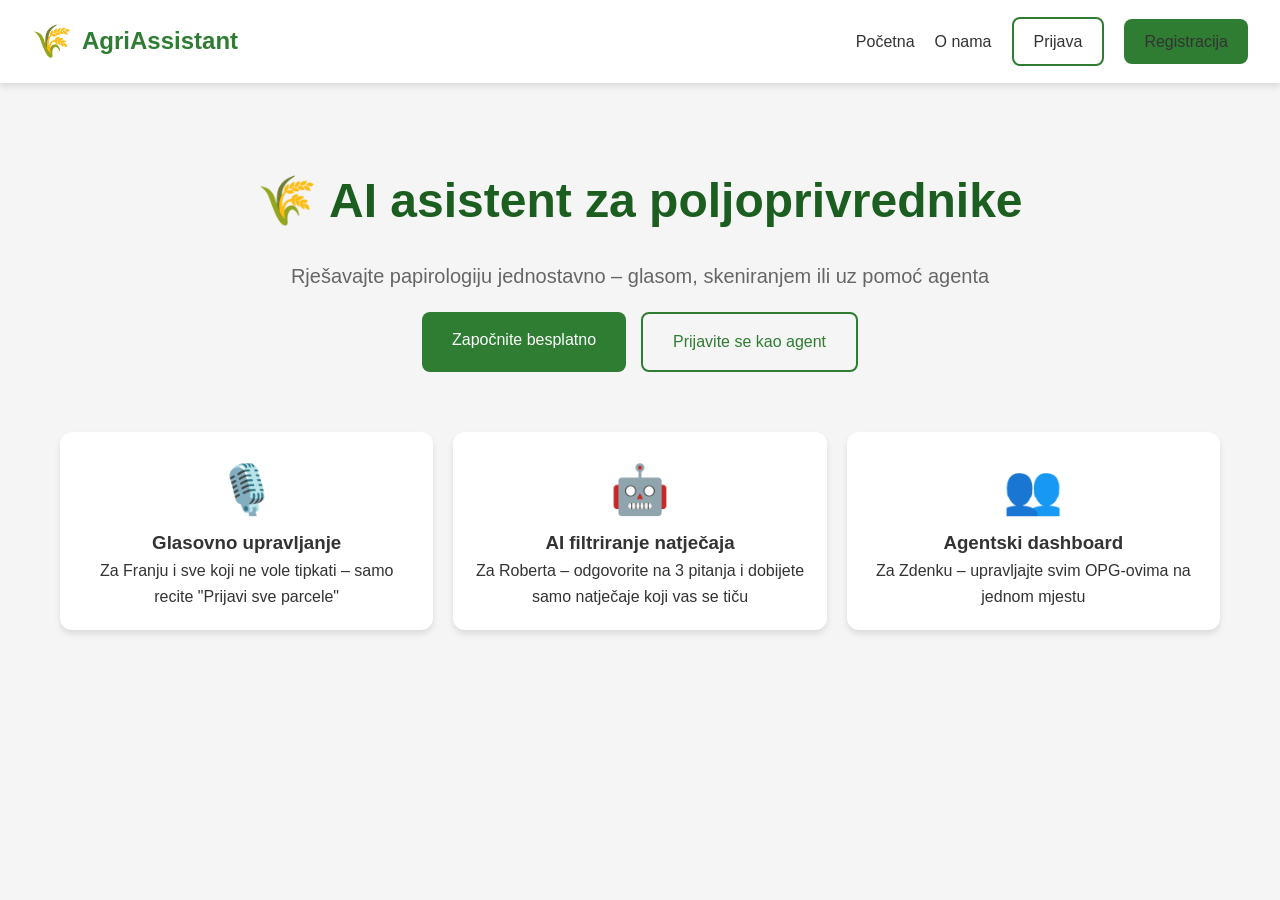
<file: frontend/index.html>
<!DOCTYPE html>
<html lang="hr">
<head>
    <meta charset="UTF-8">
    <meta name="viewport" content="width=device-width, initial-scale=1.0">
    <title>AgriAssistant - AI pomoćnik za poljoprivrednike</title>
    <link rel="stylesheet" href="css/style.css">
</head>
<body>
    <nav class="navbar">
        <div class="logo">
            <span class="logo-icon">🌾</span>
            <span>AgriAssistant</span>
        </div>
        <div class="nav-links">
            <a href="#">Početna</a>
            <a href="onama.html">O nama</a>
            <a href="#" id="loginBtnNav" class="btn btn-outline">Prijava</a>
            <a href="#" id="registerBtnNav" class="btn btn-primary">Registracija</a>
        </div>
    </nav>

    <div class="container">
        <div style="text-align: center; padding: 60px 0;">
            <h1 style="font-size: 3rem; color: var(--primary-dark);">🌾 AI asistent za poljoprivrednike</h1>
            <p style="font-size: 1.25rem; color: var(--text-light); margin: 20px 0;">Rješavajte papirologiju jednostavno – glasom, skeniranjem ili uz pomoć agenta</p>
            <div style="display: flex; gap: 15px; justify-content: center; flex-wrap: wrap;">
                <a href="#" id="registerBtnHero" class="btn btn-primary" style="padding: 15px 30px;">Započnite besplatno</a>
                <a href="#" id="agentBtnHero" class="btn btn-outline" style="padding: 15px 30px;">Prijavite se kao agent</a>
            </div>
        </div>

        <div class="dashboard-grid">
            <div class="card" style="text-align: center;">
                <div style="font-size: 3rem;">🎙️</div>
                <h3>Glasovno upravljanje</h3>
                <p>Za Franju i sve koji ne vole tipkati – samo recite "Prijavi sve parcele"</p>
            </div>
            <div class="card" style="text-align: center;">
                <div style="font-size: 3rem;">🤖</div>
                <h3>AI filtriranje natječaja</h3>
                <p>Za Roberta – odgovorite na 3 pitanja i dobijete samo natječaje koji vas se tiču</p>
            </div>
            <div class="card" style="text-align: center;">
                <div style="font-size: 3rem;">👥</div>
                <h3>Agentski dashboard</h3>
                <p>Za Zdenku – upravljajte svim OPG-ovima na jednom mjestu</p>
            </div>
        </div>
    </div>

    <div id="loginModal" class="modal">
        <div class="modal-content">
            <div class="modal-header">
                <h2>Prijava</h2>
                <button class="close-modal" onclick="closeLoginModal()">&times;</button>
            </div>
            <div class="modal-body">
                <div id="loginAlert"></div>
                <form id="loginForm">
                    <div class="form-group">
                        <label>Email adresa</label>
                        <input type="email" id="loginEmail" required placeholder="vas@email.com">
                    </div>
                    <div class="form-group">
                        <label>Lozinka</label>
                        <input type="password" id="loginPassword" required placeholder="••••••••">
                    </div>
                    <button type="submit" class="btn btn-primary" style="width: 100%;">Prijavi se</button>
                </form>
            </div>
        </div>
    </div>

    <div id="registerModal" class="modal">
        <div class="modal-content">
            <div class="modal-header">
                <h2>Registracija</h2>
                <button class="close-modal" onclick="closeRegisterModal()">&times;</button>
            </div>
            <div class="modal-body">
                <div id="registerAlert"></div>
                <form id="registerForm">
                    <div class="form-group">
                        <label>Ime i prezime</label>
                        <input type="text" id="regName" required placeholder="Ivan Horvat">
                    </div>
                    <div class="form-group">
                        <label>Email adresa</label>
                        <input type="email" id="regEmail" required placeholder="ivan@opg.hr">
                    </div>
                    <div class="form-group">
                        <label>Lozinka</label>
                        <input type="password" id="regPassword" required placeholder="••••••••">
                    </div>
                    <div class="form-group">
                        <label>Uloga</label>
                        <select id="regRole">
                            <option value="farmer">Poljoprivrednik</option>
                            <option value="agent">Agent (pomažem drugima)</option>
                            <option value="grandchild">Unuk (pomažem starijima)</option>
                        </select>
                    </div>
                    <div class="form-group" id="delegatedToGroup" style="display: none;">
                        <label>Pomažem poljoprivredniku (email)</label>
                        <input type="email" id="delegatedToEmail" placeholder="Email poljoprivrednika kojem pomažem">
                    </div>
                    <button type="submit" class="btn btn-primary" style="width: 100%;">Registriraj se</button>
                </form>
            </div>
        </div>
    </div>

    <script src="js/auth.js"></script>
</body>
</html>
</file>
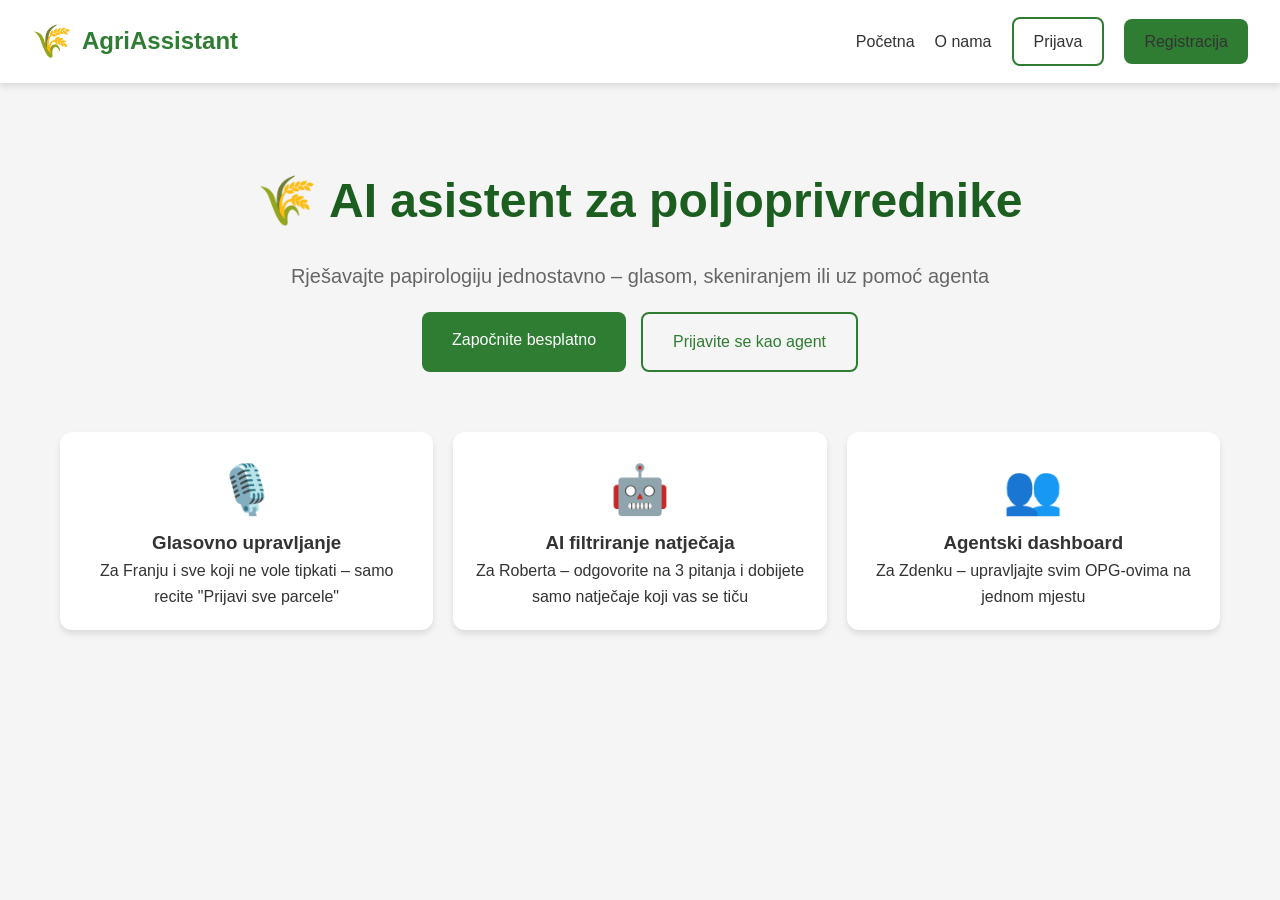
<file: frontend/agent-dashboard.html>
<!DOCTYPE html>
<html lang="hr">
<head>
    <meta charset="UTF-8">
    <meta name="viewport" content="width=device-width, initial-scale=1.0">
    <title>AgriAssistant - Agentski dashboard</title>
    <link rel="stylesheet" href="css/style.css">
</head>
<body>
    <nav class="navbar">
        <div class="logo">
            <span class="logo-icon">🌾</span>
            <span>AgriAssistant - Agentski dashboard</span>
        </div>
        <div class="nav-links">
            <span class="user-info">
                <span id="agentName"></span>
                <span class="user-role role-agent">Agent</span>
            </span>
            <a href="#" id="logoutBtn" class="btn btn-outline btn-sm">Odjava</a>
        </div>
    </nav>

    <div class="container">
        <div class="dashboard-grid">
            <div class="stat-card">
                <div class="stat-number" id="totalFarms">0</div>
                <div class="stat-label">OPG-ova</div>
            </div>
            <div class="stat-card" style="background: linear-gradient(135deg, #ff8f00, #e65100);">
                <div class="stat-number" id="pendingApplications">0</div>
                <div class="stat-label">Čeka potpis</div>
            </div>
            <div class="stat-card" style="background: linear-gradient(135deg, #2196f3, #1565c0);">
                <div class="stat-number" id="upcomingDeadlines">0</div>
                <div class="stat-label">Rokova u sljedećih 7 dana</div>
            </div>
        </div>

        <div style="display: grid; grid-template-columns: 1fr 1.5fr; gap: 20px;">
            <div class="card">
                <div class="card-header">
                    <span>📋 Moji OPG-ovi</span>
                    <button class="btn btn-primary btn-sm" onclick="showAddFarmModal()">+ Dodaj OPG</button>
                </div>
                <div class="agent-farm-list" id="farmList">
                    <div class="loading" style="margin: 20px auto;"></div>
                </div>
            </div>

            <div class="card">
                <div class="card-header">
                    <span id="selectedFarmTitle">Odaberite OPG za pregled</span>
                </div>
                <div id="farmDetails">
                    <p style="color: var(--text-light); text-align: center; padding: 40px;">
                        Kliknite na OPG s lijeve strane za pregled detalja, rokova i prijava
                    </p>
                </div>
            </div>
        </div>

        <div class="card" style="margin-top: 20px;">
            <div class="card-header">
                <span>📅 Kalendar svih rokova</span>
                <select id="monthSelect" onchange="loadCalendar()">
                    <option value="0">Siječanj</option>
                    <option value="1">Veljača</option>
                    <option value="2">Ožujak</option>
                    <option value="3">Travanj</option>
                    <option value="4">Svibanj</option>
                    <option value="5">Lipanj</option>
                    <option value="6">Srpanj</option>
                    <option value="7">Kolovoz</option>
                    <option value="8">Rujan</option>
                    <option value="9">Listopad</option>
                    <option value="10">Studeni</option>
                    <option value="11">Prosinac</option>
                </select>
            </div>
            <div id="calendarView" class="calendar-view"></div>
        </div>
    </div>

    <div id="addFarmModal" class="modal">
        <div class="modal-content">
            <div class="modal-header">
                <h2>Dodaj OPG</h2>
                <button class="close-modal" onclick="closeAddFarmModal()">&times;</button>
            </div>
            <div class="modal-body">
                <form id="addFarmForm">
                    <div class="form-group">
                        <label>Naziv OPG-a</label>
                        <input type="text" id="farmName" required>
                    </div>
                    <div class="form-group">
                        <label>Lokacija</label>
                        <input type="text" id="farmLocation" required>
                    </div>
                    <div class="form-group">
                        <label>Ukupna površina (ha)</label>
                        <input type="number" id="farmArea" step="0.1" required>
                    </div>
                    <div class="form-group">
                        <label>Vlasnik (email)</label>
                        <input type="email" id="farmOwnerEmail" required>
                    </div>
                    <button type="submit" class="btn btn-primary" style="width: 100%;">Dodaj OPG</button>
                </form>
            </div>
        </div>
    </div>

    <div id="applicationModal" class="modal">
        <div class="modal-content">
            <div class="modal-header">
                <h2>Ispuni prijavu za <span id="appFarmName"></span></h2>
                <button class="close-modal" onclick="closeApplicationModal()">&times;</button>
            </div>
            <div class="modal-body">
                <form id="applicationForm">
                    <div class="form-group">
                        <label>Odaberite natječaj</label>
                        <select id="competitionSelect" required>
                            <option value="">-- Odaberite --</option>
                        </select>
                    </div>
                    <div class="form-group">
                        <label>Dodatne napomene</label>
                        <textarea id="appNotes" rows="3"></textarea>
                    </div>
                    <p class="alert alert-warning" style="font-size: 0.85rem;">
                        🔐 Nakon što ispunite obrazac, klijent će dobiti zahtjev za potpis.
                    </p>
                    <button type="submit" class="btn btn-primary" style="width: 100%;">Pošalji klijentu na potpis</button>
                </form>
            </div>
        </div>
    </div>

    <script>
        const API_URL = 'http://localhost:5000/api';
        let currentFarmId = null;
        let allFarms = [];

        function checkAuth() {
            const token = localStorage.getItem('token');
            const role = localStorage.getItem('userRole');
            if (!token || role !== 'agent') window.location.href = 'index.html';
        }

        function escapeHtml(str) {
            if (!str) return '';
            return str.replace(/[&<>]/g, m => ({ '&': '&amp;', '<': '&lt;', '>': '&gt;' }[m]));
        }

        async function loadFarms() {
            const token = localStorage.getItem('token');
            const response = await fetch(`${API_URL}/agent/farms`, {
                headers: { 'Authorization': `Bearer ${token}` }
            });
            if (response.ok) {
                allFarms = await response.json();
                document.getElementById('totalFarms').textContent = allFarms.length;
                renderFarmList();
                updateStatistics();
            } else {
                window.location.href = 'index.html';
            }
        }

        function renderFarmList() {
            const container = document.getElementById('farmList');
            if (allFarms.length === 0) {
                container.innerHTML = '<p style="text-align:center;padding:20px;color:#999;">Još nemate dodanih OPG-ova</p>';
                return;
            }
            container.innerHTML = allFarms.map(farm => `
                <div class="farm-item ${currentFarmId === farm.id ? 'selected' : ''}" onclick="selectFarm(${farm.id})">
                    <div>
                        <div class="farm-name">${escapeHtml(farm.name)}</div>
                        <div style="font-size:0.8rem;color:#666;">${escapeHtml(farm.location)} | ${farm.total_area_ha} ha</div>
                    </div>
                    <div style="text-align:right;">
                        ${farm.deadlines && farm.deadlines.length > 0
                            ? `<div class="farm-deadline">📅 ${farm.deadlines.length} rokova</div>`
                            : '<div style="font-size:0.7rem;color:#999;">nema rokova</div>'}
                        <button class="btn btn-primary btn-sm" style="margin-top:5px;" onclick="event.stopPropagation(); openApplicationForFarm(${farm.id}, '${escapeHtml(farm.name)}')">+ Prijava</button>
                    </div>
                </div>
            `).join('');
        }

        function selectFarm(farmId) {
            currentFarmId = farmId;
            const farm = allFarms.find(f => f.id === farmId);
            if (!farm) return;
            document.getElementById('selectedFarmTitle').innerHTML = `🌾 ${escapeHtml(farm.name)} - detalji`;
            renderFarmDetails(farm);
            renderFarmList();
        }

        function renderFarmDetails(farm) {
            const container = document.getElementById('farmDetails');
            container.innerHTML = `
                <div style="margin-bottom:15px;">
                    <h3 style="margin-bottom:10px;">📊 Osnovni podaci</h3>
                    <p><strong>Lokacija:</strong> ${escapeHtml(farm.location)}</p>
                    <p><strong>Površina:</strong> ${farm.total_area_ha} ha</p>
                    <p><strong>Broj parcela:</strong> ${farm.parcels_count || 'N/A'}</p>
                </div>
                <div style="margin-bottom:15px;">
                    <h3 style="margin-bottom:10px;">📅 Predstojeći rokovi</h3>
                    ${farm.deadlines && farm.deadlines.length > 0 ? `
                        <div class="table-responsive">
                            <table>
                                <thead><tr><th>Natječaj</th><th>Datum isteka</th><th>Status</th></tr></thead>
                                <tbody>
                                    ${farm.deadlines.map(d => `
                                        <tr>
                                            <td>${escapeHtml(d.competition_name)}</td>
                                            <td>${d.deadline_date.split('T')[0]}</td>
                                            <td><span class="status-badge status-${d.status}">${d.status}</span></td>
                                        </tr>
                                    `).join('')}
                                </tbody>
                            </table>
                        </div>
                    ` : '<p style="color:#999;">Nema aktivnih rokova</p>'}
                </div>
                <div>
                    <h3 style="margin-bottom:10px;">📄 Prethodne prijave</h3>
                    ${farm.applications && farm.applications.length > 0 ? `
                        <div class="table-responsive">
                            <table>
                                <thead><tr><th>Natječaj</th><th>Datum prijave</th><th>Status</th><th>Potpis</th></tr></thead>
                                <tbody>
                                    ${farm.applications.map(a => `
                                        <tr>
                                            <td>${escapeHtml(a.competition_name)}</td>
                                            <td>${a.submitted_date.split('T')[0]}</td>
                                            <td><span class="status-badge status-${a.status}">${a.status}</span></td>
                                            <td>${a.signed ? '✅ Potpisano' : '⏳ Čeka potpis'}</td>
                                        </tr>
                                    `).join('')}
                                </tbody>
                            </table>
                        </div>
                    ` : '<p style="color:#999;">Nema prijava</p>'}
                </div>
            `;
        }

        async function openApplicationForFarm(farmId, farmName) {
            currentFarmId = farmId;
            document.getElementById('appFarmName').textContent = farmName;
            const token = localStorage.getItem('token');
            const response = await fetch(`${API_URL}/competitions/available`, {
                headers: { 'Authorization': `Bearer ${token}` }
            });
            if (response.ok) {
                const competitions = await response.json();
                const select = document.getElementById('competitionSelect');
                select.innerHTML = '<option value="">-- Odaberite --</option>' +
                    competitions.map(c => `<option value="${c.id}">${escapeHtml(c.name)} (rok: ${c.deadline.split('T')[0]})</option>`).join('');
            }
            document.getElementById('applicationModal').classList.add('active');
        }

        document.getElementById('applicationForm').onsubmit = async (e) => {
            e.preventDefault();
            const token = localStorage.getItem('token');
            const competitionId = document.getElementById('competitionSelect').value;
            const notes = document.getElementById('appNotes').value;
            if (!competitionId) { alert('Odaberite natječaj'); return; }
            const response = await fetch(`${API_URL}/agent/farm/${currentFarmId}/submit`, {
                method: 'POST',
                headers: { 'Content-Type': 'application/json', 'Authorization': `Bearer ${token}` },
                body: JSON.stringify({ competition_id: parseInt(competitionId), notes })
            });
            if (response.ok) {
                alert('✅ Prijava je poslana klijentu na potpis!');
                closeApplicationModal();
                loadFarms();
            } else {
                const error = await response.json();
                alert('Greška: ' + (error.detail || error.error));
            }
        };

        async function loadCalendar() {
            const month = document.getElementById('monthSelect').value;
            const token = localStorage.getItem('token');
            const response = await fetch(`${API_URL}/agent/calendar?month=${month}`, {
                headers: { 'Authorization': `Bearer ${token}` }
            });
            if (response.ok) {
                const deadlines = await response.json();
                renderCalendar(deadlines);
                document.getElementById('upcomingDeadlines').textContent = deadlines.filter(d => d.days_until >= 0 && d.days_until <= 7).length;
            }
        }

        function renderCalendar(deadlines) {
            const month = parseInt(document.getElementById('monthSelect').value);
            const year = new Date().getFullYear();
            const firstDay = new Date(year, month, 1);
            const lastDay = new Date(year, month + 1, 0);
            const weekdays = ['Pon', 'Uto', 'Sri', 'Čet', 'Pet', 'Sub', 'Ned'];
            let html = '<div class="calendar-header">' + weekdays.map(d => `<div>${d}</div>`).join('') + '</div>';
            html += '<div style="display:grid;grid-template-columns:repeat(7,1fr);">';
            const offset = (firstDay.getDay() + 6) % 7;
            for (let i = 0; i < offset; i++) html += '<div class="calendar-day"></div>';
            for (let d = 1; d <= lastDay.getDate(); d++) {
                const dateStr = `${year}-${String(month + 1).padStart(2, '0')}-${String(d).padStart(2, '0')}`;
                const dayDeadlines = deadlines.filter(dl => dl.date === dateStr);
                html += `<div class="calendar-day ${dayDeadlines.length > 0 ? 'has-deadline' : ''}">
                    <strong>${d}</strong>`;
                if (dayDeadlines.length > 0) {
                    html += `<div class="deadline-marker">${dayDeadlines.length} rok</div>`;
                    dayDeadlines.forEach(dl => {
                        html += `<div style="font-size:0.7rem;margin-top:3px;">${escapeHtml(dl.farm_name)}: ${escapeHtml(dl.competition_name)}</div>`;
                    });
                }
                html += '</div>';
            }
            html += '</div>';
            document.getElementById('calendarView').innerHTML = html;
        }

        function updateStatistics() {
            const pending = allFarms.reduce((sum, farm) =>
                sum + (farm.applications?.filter(a => !a.signed).length || 0), 0);
            document.getElementById('pendingApplications').textContent = pending;
        }

        function showAddFarmModal() { document.getElementById('addFarmModal').classList.add('active'); }
        function closeAddFarmModal() { document.getElementById('addFarmModal').classList.remove('active'); }
        function closeApplicationModal() {
            document.getElementById('applicationModal').classList.remove('active');
            document.getElementById('applicationForm').reset();
        }

        document.getElementById('addFarmForm').onsubmit = async (e) => {
            e.preventDefault();
            const token = localStorage.getItem('token');
            const response = await fetch(`${API_URL}/agent/farms/add`, {
                method: 'POST',
                headers: { 'Content-Type': 'application/json', 'Authorization': `Bearer ${token}` },
                body: JSON.stringify({
                    name: document.getElementById('farmName').value,
                    location: document.getElementById('farmLocation').value,
                    total_area_ha: parseFloat(document.getElementById('farmArea').value),
                    owner_email: document.getElementById('farmOwnerEmail').value
                })
            });
            if (response.ok) {
                closeAddFarmModal();
                document.getElementById('addFarmForm').reset();
                loadFarms();
            } else {
                alert('Greška pri dodavanju OPG-a');
            }
        };

        document.getElementById('logoutBtn').onclick = () => {
            localStorage.clear();
            window.location.href = 'index.html';
        };

        checkAuth();
        document.getElementById('agentName').textContent = localStorage.getItem('userName') || 'Agent';
        document.getElementById('monthSelect').value = new Date().getMonth();
        loadFarms();
        loadCalendar();
    </script>
</body>
</html>
</file>
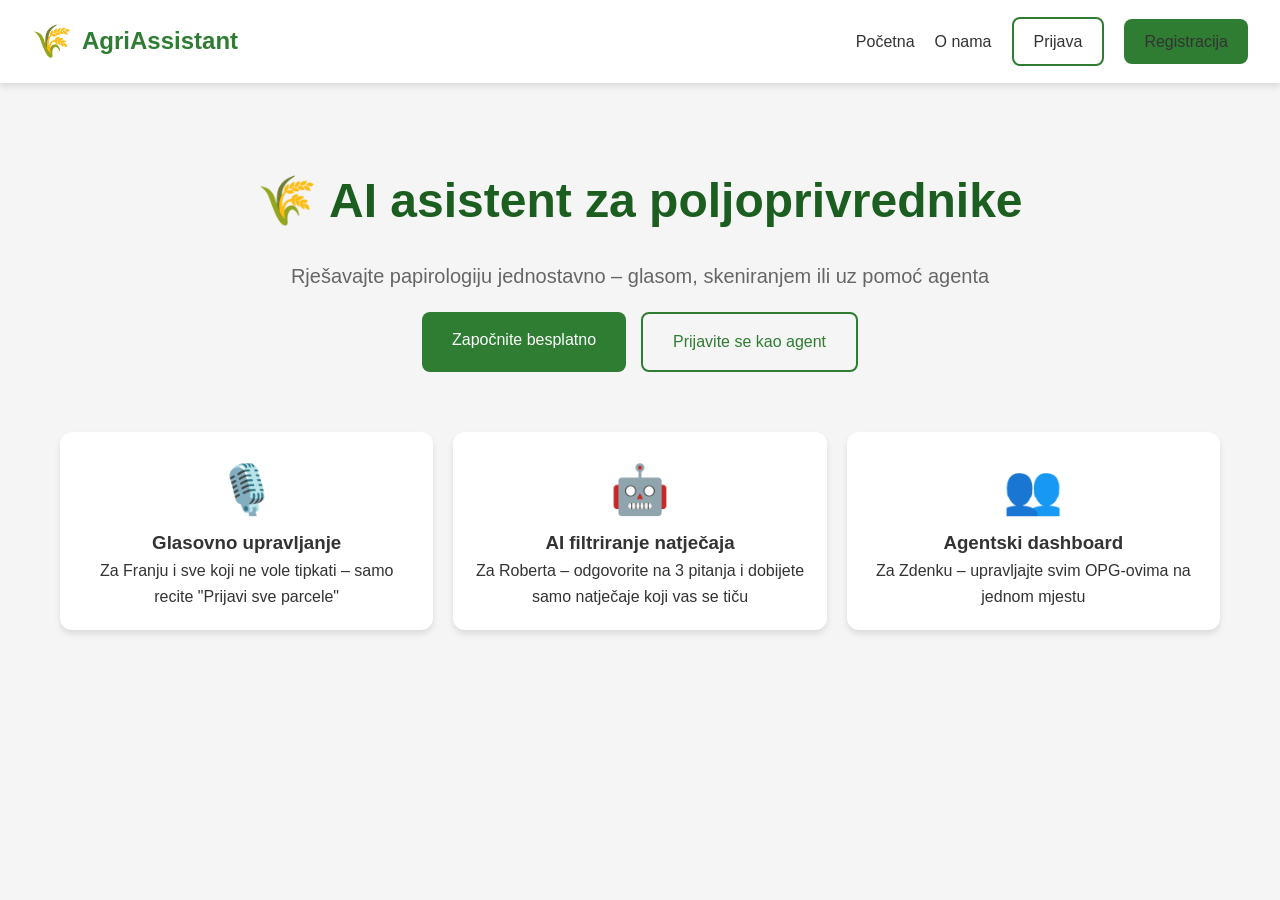
<file: frontend/farmer-dashboard.html>
<!DOCTYPE html>
<html lang="hr">
<head>
    <meta charset="UTF-8">
    <meta name="viewport" content="width=device-width, initial-scale=1.0">
    <title>AgriAssistant - Moj dashboard</title>
    <link rel="stylesheet" href="css/style.css">
</head>
<body>
    <nav class="navbar">
        <div class="logo">
            <span class="logo-icon">🌾</span>
            <span>AgriAssistant</span>
        </div>
        <div class="nav-links">
            <span class="user-info">
                <span id="farmerName"></span>
                <span class="user-role role-farmer">Poljoprivrednik</span>
            </span>
            <a href="#" id="logoutBtn" class="btn btn-outline btn-sm">Odjava</a>
        </div>
    </nav>

    <div class="container">
        <div class="dashboard-grid">
            <div class="stat-card">
                <div class="stat-number" id="myFarms">0</div>
                <div class="stat-label">Moja gospodarstva</div>
            </div>
            <div class="stat-card" style="background: linear-gradient(135deg, #ff8f00, #e65100);">
                <div class="stat-number" id="myDeadlines">0</div>
                <div class="stat-label">Aktivnih rokova</div>
            </div>
        </div>

        <div class="card">
            <div class="card-header">
                <span>📋 Moji OPG-ovi</span>
                <button class="btn btn-primary btn-sm" onclick="showAddFarmModal()">+ Dodaj OPG</button>
            </div>
            <div id="myFarmsList">
                <div class="loading" style="margin: 20px auto;"></div>
            </div>
        </div>

        <div class="card">
            <div class="card-header">
                <span>🎙️ Glasovno upravljanje</span>
            </div>
            <div style="text-align: center; padding: 20px;">
                <button id="voiceBtn" class="btn btn-primary" style="padding: 20px 40px; font-size: 1.2rem;">🎤 Prijavi sve parcele</button>
                <p id="voiceStatus" style="margin-top: 15px; color: #666;"></p>
            </div>
        </div>
    </div>

    <div id="addFarmModal" class="modal">
        <div class="modal-content">
            <div class="modal-header">
                <h2>Dodaj OPG</h2>
                <button class="close-modal" onclick="closeAddFarmModal()">&times;</button>
            </div>
            <div class="modal-body">
                <form id="addFarmForm">
                    <div class="form-group">
                        <label>Naziv OPG-a</label>
                        <input type="text" id="farmName" required>
                    </div>
                    <div class="form-group">
                        <label>Lokacija</label>
                        <input type="text" id="farmLocation" required>
                    </div>
                    <div class="form-group">
                        <label>Površina (ha)</label>
                        <input type="number" id="farmArea" step="0.1" required>
                    </div>
                    <button type="submit" class="btn btn-primary" style="width: 100%;">Dodaj</button>
                </form>
            </div>
        </div>
    </div>

    <script>
        const API_URL = 'http://localhost:5000/api';

        function checkAuth() {
            if (!localStorage.getItem('token')) window.location.href = 'index.html';
        }

        function escapeHtml(str) {
            if (!str) return '';
            return str.replace(/[&<>]/g, m => ({ '&': '&amp;', '<': '&lt;', '>': '&gt;' }[m]));
        }

        async function loadFarmerData() {
            const token = localStorage.getItem('token');
            const response = await fetch(`${API_URL}/farmer/farms`, {
                headers: { 'Authorization': `Bearer ${token}` }
            });
            if (response.ok) {
                const farms = await response.json();
                document.getElementById('myFarms').textContent = farms.length;
                const totalDeadlines = farms.reduce((sum, f) => sum + (f.deadlines?.length || 0), 0);
                document.getElementById('myDeadlines').textContent = totalDeadlines;
                if (farms.length === 0) {
                    document.getElementById('myFarmsList').innerHTML = '<p style="text-align:center;padding:20px;color:#999;">Još nemate dodanih OPG-ova</p>';
                } else {
                    document.getElementById('myFarmsList').innerHTML = farms.map(f => `
                        <div class="farm-item">
                            <div>
                                <div class="farm-name">${escapeHtml(f.name)}</div>
                                <div style="font-size:0.85rem;color:#666;">${escapeHtml(f.location)} | ${f.total_area_ha} ha</div>
                            </div>
                            <div>
                                ${f.deadlines && f.deadlines.length > 0
                                    ? `<div class="farm-deadline">📅 ${f.deadlines.length} rokova</div>`
                                    : '<div style="font-size:0.75rem;color:#999;">nema rokova</div>'}
                            </div>
                        </div>
                    `).join('');
                }
            } else {
                window.location.href = 'index.html';
            }
        }

        const voiceBtn = document.getElementById('voiceBtn');
        const voiceStatus = document.getElementById('voiceStatus');

        voiceBtn.onclick = async () => {
            if (!('webkitSpeechRecognition' in window || 'SpeechRecognition' in window)) {
                voiceStatus.textContent = '❌ Vaš preglednik ne podržava glasovno upravljanje. Koristite Chrome.';
                return;
            }
            const SpeechRecognition = window.SpeechRecognition || window.webkitSpeechRecognition;
            const recognition = new SpeechRecognition();
            recognition.lang = 'hr-HR';
            recognition.interimResults = false;
            voiceBtn.disabled = true;
            voiceStatus.textContent = '🎙️ Slušam...';
            recognition.onresult = async (event) => {
                const transcript = event.results[0][0].transcript.toLowerCase();
                voiceStatus.textContent = `Čujem: "${transcript}"`;
                if (transcript.includes('prijavi') || transcript.includes('parcele') || transcript.includes('prijava')) {
                    voiceStatus.textContent = '⏳ Obrađujem naredbu...';
                    const token = localStorage.getItem('token');
                    const response = await fetch(`${API_URL}/voice/command`, {
                        method: 'POST',
                        headers: { 'Authorization': `Bearer ${token}` }
                    });
                    const data = await response.json();
                    voiceStatus.textContent = data.message;
                    if (data.status === 'success') loadFarmerData();
                } else {
                    voiceStatus.textContent = '❓ Naredba nije prepoznata. Recite "Prijavi sve parcele".';
                }
            };
            recognition.onerror = () => {
                voiceStatus.textContent = '❌ Greška pri prepoznavanju govora.';
            };
            recognition.onend = () => {
                voiceBtn.disabled = false;
            };
            recognition.start();
        };

        function showAddFarmModal() { document.getElementById('addFarmModal').classList.add('active'); }
        function closeAddFarmModal() { document.getElementById('addFarmModal').classList.remove('active'); }

        document.getElementById('addFarmForm').onsubmit = async (e) => {
            e.preventDefault();
            const token = localStorage.getItem('token');
            const response = await fetch(`${API_URL}/farmer/farms/add`, {
                method: 'POST',
                headers: { 'Content-Type': 'application/json', 'Authorization': `Bearer ${token}` },
                body: JSON.stringify({
                    name: document.getElementById('farmName').value,
                    location: document.getElementById('farmLocation').value,
                    total_area_ha: parseFloat(document.getElementById('farmArea').value)
                })
            });
            if (response.ok) {
                closeAddFarmModal();
                document.getElementById('addFarmForm').reset();
                loadFarmerData();
            } else {
                alert('Greška pri dodavanju OPG-a');
            }
        };

        document.getElementById('logoutBtn').onclick = () => {
            localStorage.clear();
            window.location.href = 'index.html';
        };

        checkAuth();
        document.getElementById('farmerName').textContent = localStorage.getItem('userName') || '';
        loadFarmerData();
    </script>
</body>
</html>
</file>
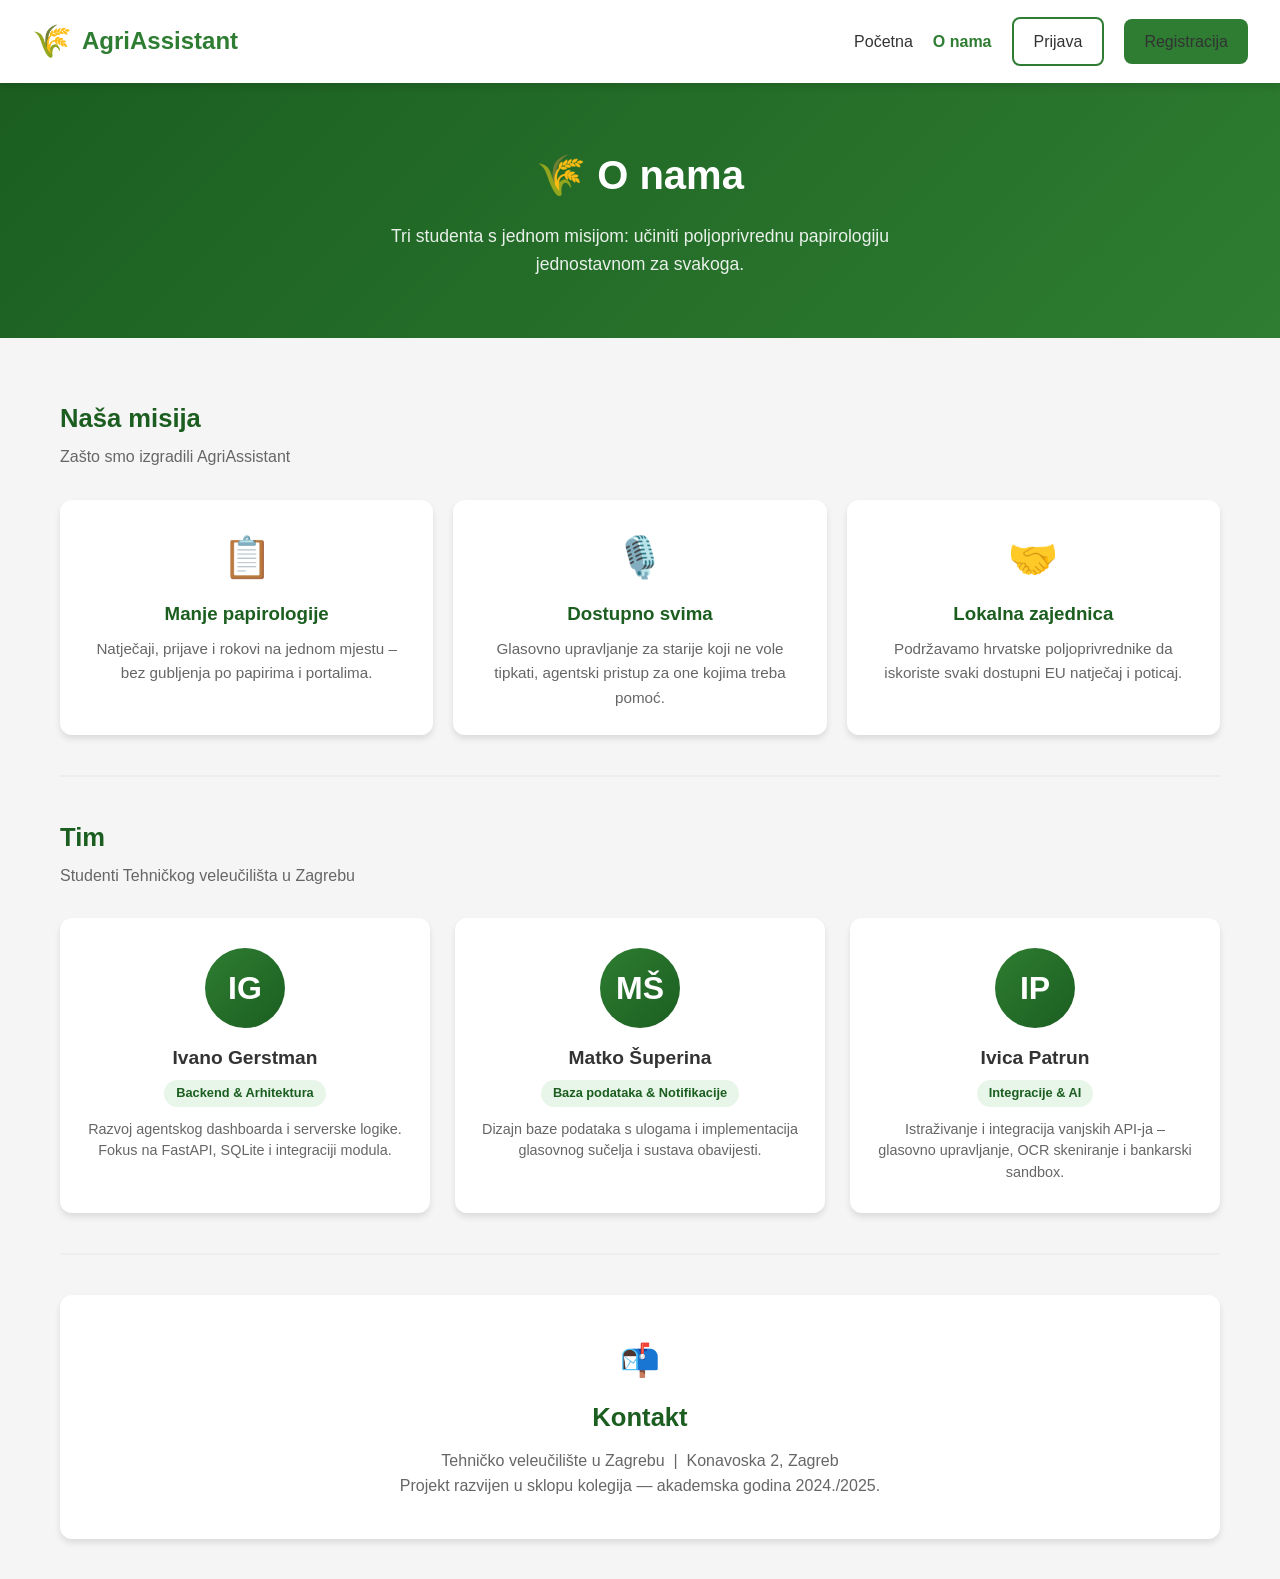
<file: frontend/onama.html>
<!DOCTYPE html>
<html lang="hr">
<head>
    <meta charset="UTF-8">
    <meta name="viewport" content="width=device-width, initial-scale=1.0">
    <title>AgriAssistant - O nama</title>
    <link rel="stylesheet" href="css/style.css">
    <style>
        .onama-hero {
            background: linear-gradient(135deg, var(--primary-dark), var(--primary-color));
            color: white;
            padding: 60px 20px;
            text-align: center;
        }
        .onama-hero h1 { font-size: 2.5rem; margin-bottom: 15px; }
        .onama-hero p { font-size: 1.1rem; opacity: 0.9; max-width: 600px; margin: 0 auto; }

        .misija-grid {
            display: grid;
            grid-template-columns: repeat(auto-fit, minmax(220px, 1fr));
            gap: 20px;
            margin: 30px 0;
        }
        .misija-card {
            background: white;
            border-radius: var(--border-radius);
            box-shadow: var(--box-shadow);
            padding: 25px;
            text-align: center;
        }
        .misija-icon { font-size: 2.5rem; margin-bottom: 10px; }
        .misija-card h3 { color: var(--primary-dark); margin-bottom: 8px; }
        .misija-card p { color: var(--text-light); font-size: 0.95rem; }

        .tim-grid {
            display: grid;
            grid-template-columns: repeat(auto-fit, minmax(260px, 1fr));
            gap: 25px;
            margin: 30px 0;
        }
        .clan-card {
            background: white;
            border-radius: var(--border-radius);
            box-shadow: var(--box-shadow);
            padding: 30px 25px;
            text-align: center;
        }
        .clan-avatar {
            width: 80px;
            height: 80px;
            border-radius: 50%;
            background: linear-gradient(135deg, var(--primary-color), var(--primary-dark));
            display: flex;
            align-items: center;
            justify-content: center;
            font-size: 2rem;
            margin: 0 auto 15px;
            color: white;
            font-weight: bold;
        }
        .clan-ime { font-size: 1.2rem; font-weight: bold; color: var(--text-dark); margin-bottom: 5px; }
        .clan-uloga {
            display: inline-block;
            background: #e8f5e9;
            color: var(--primary-dark);
            font-size: 0.8rem;
            padding: 3px 12px;
            border-radius: 20px;
            font-weight: 600;
            margin-bottom: 12px;
        }
        .clan-opis { color: var(--text-light); font-size: 0.9rem; line-height: 1.5; }

        .section-title {
            font-size: 1.6rem;
            font-weight: bold;
            color: var(--primary-dark);
            margin-bottom: 5px;
        }
        .section-sub {
            color: var(--text-light);
            margin-bottom: 25px;
        }
        .divider {
            border: none;
            border-top: 2px solid #eee;
            margin: 40px 0;
        }
    </style>
</head>
<body>
    <nav class="navbar">
        <div class="logo">
            <span class="logo-icon">🌾</span>
            <span>AgriAssistant</span>
        </div>
        <div class="nav-links">
            <a href="index.html">Početna</a>
            <a href="onama.html" style="color: var(--primary-color); font-weight: 600;">O nama</a>
            <a href="index.html" class="btn btn-outline">Prijava</a>
            <a href="index.html" class="btn btn-primary">Registracija</a>
        </div>
    </nav>

    <div class="onama-hero">
        <h1>🌾 O nama</h1>
        <p>Tri studenta s jednom misijom: učiniti poljoprivrednu papirologiju jednostavnom za svakoga.</p>
    </div>

    <div class="container">
        <div style="margin-top: 40px;">
            <div class="section-title">Naša misija</div>
            <div class="section-sub">Zašto smo izgradili AgriAssistant</div>
            <div class="misija-grid">
                <div class="misija-card">
                    <div class="misija-icon">📋</div>
                    <h3>Manje papirologije</h3>
                    <p>Natječaji, prijave i rokovi na jednom mjestu – bez gubljenja po papirima i portalima.</p>
                </div>
                <div class="misija-card">
                    <div class="misija-icon">🎙️</div>
                    <h3>Dostupno svima</h3>
                    <p>Glasovno upravljanje za starije koji ne vole tipkati, agentski pristup za one kojima treba pomoć.</p>
                </div>
                <div class="misija-card">
                    <div class="misija-icon">🤝</div>
                    <h3>Lokalna zajednica</h3>
                    <p>Podržavamo hrvatske poljoprivrednike da iskoriste svaki dostupni EU natječaj i poticaj.</p>
                </div>
            </div>
        </div>

        <hr class="divider">

        <div>
            <div class="section-title">Tim</div>
            <div class="section-sub">Studenti Tehničkog veleučilišta u Zagrebu</div>
            <div class="tim-grid">
                <div class="clan-card">
                    <div class="clan-avatar">IG</div>
                    <div class="clan-ime">Ivano Gerstman</div>
                    <span class="clan-uloga">Backend & Arhitektura</span>
                    <div class="clan-opis">Razvoj agentskog dashboarda i serverske logike. Fokus na FastAPI, SQLite i integraciji modula.</div>
                </div>
                <div class="clan-card">
                    <div class="clan-avatar">MŠ</div>
                    <div class="clan-ime">Matko Šuperina</div>
                    <span class="clan-uloga">Baza podataka & Notifikacije</span>
                    <div class="clan-opis">Dizajn baze podataka s ulogama i implementacija glasovnog sučelja i sustava obavijesti.</div>
                </div>
                <div class="clan-card">
                    <div class="clan-avatar">IP</div>
                    <div class="clan-ime">Ivica Patrun</div>
                    <span class="clan-uloga">Integracije & AI</span>
                    <div class="clan-opis">Istraživanje i integracija vanjskih API-ja – glasovno upravljanje, OCR skeniranje i bankarski sandbox.</div>
                </div>
            </div>
        </div>

        <hr class="divider">

        <div class="card" style="text-align: center; padding: 40px;">
            <div style="font-size: 2rem; margin-bottom: 10px;">📬</div>
            <div class="section-title">Kontakt</div>
            <p style="color: var(--text-light); margin-top: 10px;">
                Tehničko veleučilište u Zagrebu &nbsp;|&nbsp; Konavoska 2, Zagreb<br>
                Projekt razvijen u sklopu kolegija — akademska godina 2024./2025.
            </p>
        </div>
    </div>
</body>
</html>
</file>
<file: frontend/css/style.css>
/* AgriAssistant - Glavni stilovi */
:root {
    --primary-color: #2e7d32;
    --primary-dark: #1b5e20;
    --primary-light: #4caf50;
    --secondary-color: #ff8f00;
    --secondary-dark: #e65100;
    --text-dark: #333333;
    --text-light: #666666;
    --background: #f5f5f5;
    --white: #ffffff;
    --danger: #d32f2f;
    --warning: #ff9800;
    --success: #4caf50;
    --info: #2196f3;
    --border-radius: 12px;
    --box-shadow: 0 4px 6px rgba(0, 0, 0, 0.1);
    --transition: all 0.3s ease;
}

* {
    margin: 0;
    padding: 0;
    box-sizing: border-box;
}

body {
    font-family: 'Segoe UI', Tahoma, Geneva, Verdana, sans-serif;
    background-color: var(--background);
    color: var(--text-dark);
    line-height: 1.6;
}

/* Kontejneri */
.container {
    max-width: 1200px;
    margin: 0 auto;
    padding: 20px;
}

/* Navigacija */
.navbar {
    background: var(--white);
    box-shadow: var(--box-shadow);
    padding: 1rem 2rem;
    position: sticky;
    top: 0;
    z-index: 1000;
    display: flex;
    justify-content: space-between;
    align-items: center;
    flex-wrap: wrap;
}

.logo {
    display: flex;
    align-items: center;
    gap: 10px;
    font-size: 1.5rem;
    font-weight: bold;
    color: var(--primary-color);
}

.logo-icon {
    font-size: 2rem;
}

.nav-links {
    display: flex;
    gap: 20px;
    align-items: center;
}

.nav-links a {
    text-decoration: none;
    color: var(--text-dark);
    transition: var(--transition);
}

.nav-links a:hover {
    color: var(--primary-color);
}

.user-info {
    display: flex;
    align-items: center;
    gap: 15px;
    padding: 8px 15px;
    background: var(--background);
    border-radius: 50px;
}

.user-role {
    font-size: 0.85rem;
    padding: 3px 10px;
    border-radius: 20px;
    font-weight: bold;
}

.role-farmer { background: #e3f2fd; color: #1565c0; }
.role-agent { background: #e8f5e9; color: #2e7d32; }
.role-grandchild { background: #fff3e0; color: #ef6c00; }

/* Gumbi */
.btn {
    padding: 10px 20px;
    border: none;
    border-radius: 8px;
    cursor: pointer;
    font-size: 1rem;
    transition: var(--transition);
    text-decoration: none;
    display: inline-block;
}

.btn-primary {
    background: var(--primary-color);
    color: white;
}

.btn-primary:hover {
    background: var(--primary-dark);
    transform: translateY(-2px);
}

.btn-secondary {
    background: var(--secondary-color);
    color: white;
}

.btn-secondary:hover {
    background: var(--secondary-dark);
}

.btn-outline {
    background: transparent;
    border: 2px solid var(--primary-color);
    color: var(--primary-color);
}

.btn-outline:hover {
    background: var(--primary-color);
    color: white;
}

.btn-danger {
    background: var(--danger);
    color: white;
}

.btn-sm {
    padding: 5px 12px;
    font-size: 0.85rem;
}

/* Kartice */
.card {
    background: var(--white);
    border-radius: var(--border-radius);
    box-shadow: var(--box-shadow);
    padding: 20px;
    margin-bottom: 20px;
}

.card-header {
    font-size: 1.25rem;
    font-weight: bold;
    margin-bottom: 15px;
    padding-bottom: 10px;
    border-bottom: 2px solid var(--background);
    display: flex;
    justify-content: space-between;
    align-items: center;
}

/* Forme */
.form-group {
    margin-bottom: 20px;
}

.form-group label {
    display: block;
    margin-bottom: 8px;
    font-weight: 600;
    color: var(--text-dark);
}

.form-group input,
.form-group select,
.form-group textarea {
    width: 100%;
    padding: 12px;
    border: 1px solid #ddd;
    border-radius: 8px;
    font-size: 1rem;
    transition: var(--transition);
}

.form-group input:focus,
.form-group select:focus,
.form-group textarea:focus {
    outline: none;
    border-color: var(--primary-color);
    box-shadow: 0 0 0 3px rgba(46, 125, 50, 0.1);
}

/* Tablice */
.table-responsive {
    overflow-x: auto;
}

table {
    width: 100%;
    border-collapse: collapse;
}

th, td {
    padding: 12px;
    text-align: left;
    border-bottom: 1px solid #eee;
}

th {
    background: var(--background);
    font-weight: 600;
    color: var(--text-dark);
}

tr:hover {
    background: #f9f9f9;
}

/* Statusne oznake */
.status-badge {
    display: inline-block;
    padding: 4px 12px;
    border-radius: 20px;
    font-size: 0.8rem;
    font-weight: 500;
}

.status-pending { background: #fff3e0; color: #ef6c00; }
.status-approved { background: #e8f5e9; color: #2e7d32; }
.status-rejected { background: #ffebee; color: #c62828; }
.status-expired { background: #eeeeee; color: #757575; }

/* Dashboard grid */
.dashboard-grid {
    display: grid;
    grid-template-columns: repeat(auto-fit, minmax(300px, 1fr));
    gap: 20px;
    margin-bottom: 30px;
}

.stat-card {
    background: linear-gradient(135deg, var(--primary-color), var(--primary-dark));
    color: white;
    border-radius: var(--border-radius);
    padding: 20px;
}

.stat-number {
    font-size: 2.5rem;
    font-weight: bold;
}

.stat-label {
    opacity: 0.9;
    margin-top: 5px;
}

/* Kalendar rokova */
.calendar-view {
    background: var(--white);
    border-radius: var(--border-radius);
    overflow: hidden;
}

.calendar-header {
    display: grid;
    grid-template-columns: repeat(7, 1fr);
    background: var(--primary-color);
    color: white;
    text-align: center;
    padding: 12px;
    font-weight: bold;
}

.calendar-day {
    padding: 12px;
    text-align: center;
    border-bottom: 1px solid #eee;
    min-height: 80px;
}

.calendar-day.has-deadline {
    background: #fff3e0;
}

.deadline-marker {
    background: var(--warning);
    color: white;
    border-radius: 20px;
    padding: 2px 8px;
    font-size: 0.7rem;
    display: inline-block;
    margin-top: 5px;
}

/* Agent specifično */
.agent-farm-list {
    max-height: 400px;
    overflow-y: auto;
}

.farm-item {
    display: flex;
    justify-content: space-between;
    align-items: center;
    padding: 15px;
    border-bottom: 1px solid #eee;
    cursor: pointer;
    transition: var(--transition);
}

.farm-item:hover {
    background: #f5f5f5;
}

.farm-item.selected {
    background: #e8f5e9;
    border-left: 4px solid var(--primary-color);
}

.farm-name {
    font-weight: bold;
}

.farm-deadline {
    font-size: 0.85rem;
    color: var(--warning);
}

/* Modal */
.modal {
    display: none;
    position: fixed;
    top: 0;
    left: 0;
    width: 100%;
    height: 100%;
    background: rgba(0,0,0,0.5);
    z-index: 2000;
    justify-content: center;
    align-items: center;
}

.modal.active {
    display: flex;
}

.modal-content {
    background: white;
    border-radius: var(--border-radius);
    max-width: 500px;
    width: 90%;
    max-height: 80vh;
    overflow-y: auto;
}

.modal-header {
    padding: 15px 20px;
    border-bottom: 1px solid #eee;
    display: flex;
    justify-content: space-between;
    align-items: center;
}

.modal-body {
    padding: 20px;
}

.modal-footer {
    padding: 15px 20px;
    border-top: 1px solid #eee;
    display: flex;
    justify-content: flex-end;
    gap: 10px;
}

.close-modal {
    background: none;
    border: none;
    font-size: 1.5rem;
    cursor: pointer;
    color: var(--text-light);
}

/* Alert */
.alert {
    padding: 12px 20px;
    border-radius: 8px;
    margin-bottom: 20px;
}

.alert-success {
    background: #e8f5e9;
    color: #2e7d32;
    border: 1px solid #a5d6a7;
}

.alert-error {
    background: #ffebee;
    color: #c62828;
    border: 1px solid #ef9a9a;
}

.alert-warning {
    background: #fff3e0;
    color: #ef6c00;
    border: 1px solid #ffcc80;
}

/* Loading spinner */
.loading {
    display: inline-block;
    width: 20px;
    height: 20px;
    border: 2px solid #f3f3f3;
    border-top: 2px solid var(--primary-color);
    border-radius: 50%;
    animation: spin 1s linear infinite;
}

@keyframes spin {
    0% { transform: rotate(0deg); }
    100% { transform: rotate(360deg); }
}

/* Responsive */
@media (max-width: 768px) {
    .navbar {
        flex-direction: column;
        gap: 15px;
    }
    
    .dashboard-grid {
        grid-template-columns: 1fr;
    }
    
    .btn {
        width: 100%;
        text-align: center;
    }
    
    .calendar-header {
        font-size: 0.7rem;
    }
}
</file>
